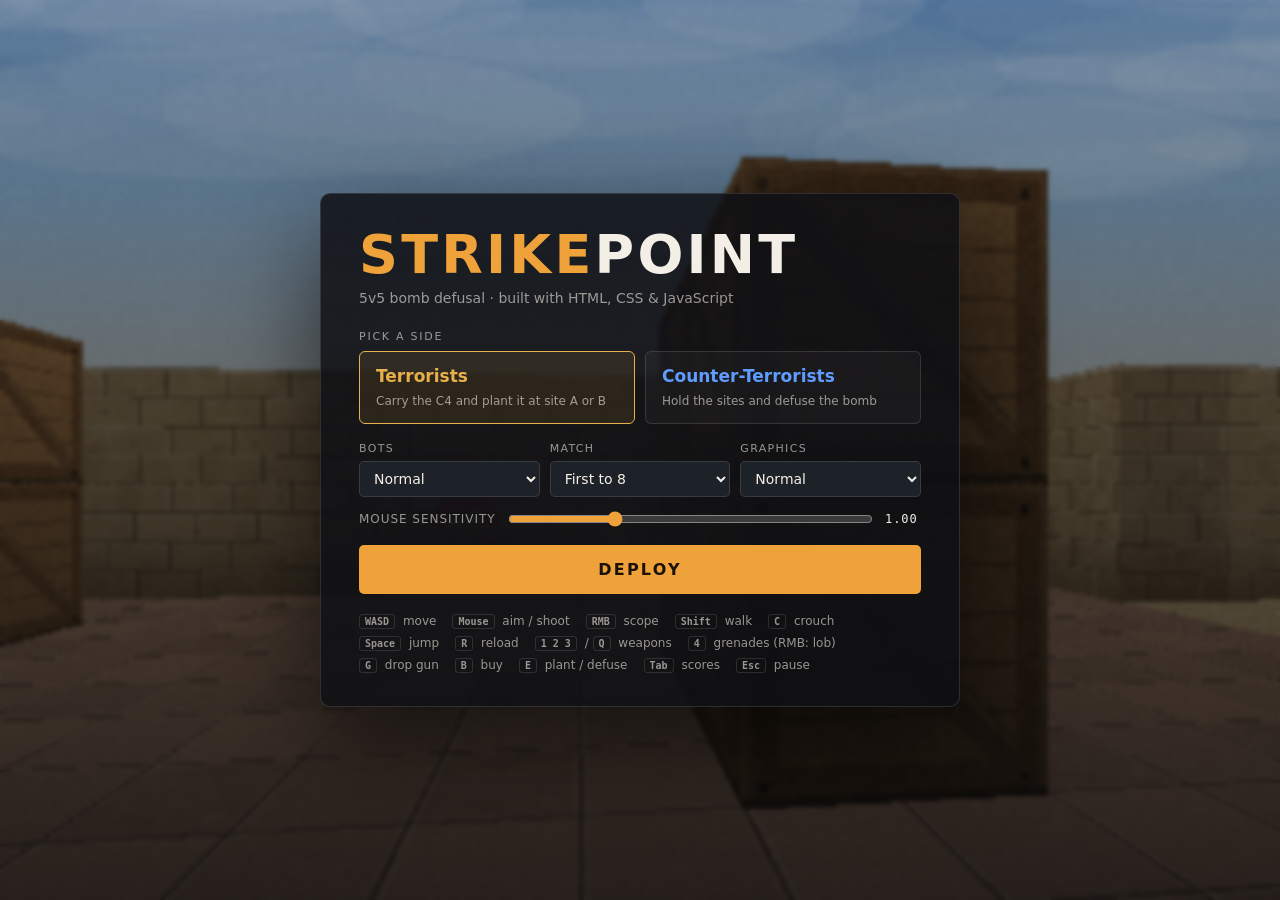
<file: old-raycaster/index.html>
<!DOCTYPE html>
<html lang="en">
<head>
  <meta charset="UTF-8">
  <meta name="viewport" content="width=device-width, initial-scale=1.0">
  <title>Strikepoint: 5v5 bomb defusal</title>
  <link rel="stylesheet" href="styles.css">
</head>
<body>
  <div id="game">
    <!-- 3D world (low-res raycaster, scaled up) + full-res overlay for the weapon -->
    <canvas id="view"></canvas>
    <canvas id="fx"></canvas>

    <div id="scope" class="hidden"><div class="scope-h"></div><div class="scope-v"></div></div>
    <div id="dmg-vignette"></div>
    <div id="flash"></div>

    <!-- ===== In-game HUD ===== -->
    <div id="hud" class="hidden">
      <div id="radar-box">
        <canvas id="radar" width="200" height="200"></canvas>
        <div id="location">T Spawn</div>
      </div>

      <div id="topbar">
        <div class="side t"><div class="alive" id="alive-t"></div><b id="score-t">0</b></div>
        <div id="timer-box">
          <div id="timer">1:55</div>
          <div id="round-label">Round 1</div>
        </div>
        <div class="side ct"><b id="score-ct">0</b><div class="alive" id="alive-ct"></div></div>
      </div>

      <div id="killfeed"></div>

      <div id="crosshair"><i class="l"></i><i class="r"></i><i class="t"></i><i class="b"></i></div>
      <div id="dmg-dir"><div class="arc"></div></div>

      <div id="center-msg"></div>
      <div id="sub-msg"></div>
      <div id="hint"></div>

      <div id="progress" class="hidden">
        <div id="progress-label">Planting the bomb</div>
        <div class="track"><div id="progress-fill"></div></div>
      </div>

      <div id="spectate" class="hidden"></div>

      <div id="vitals">
        <div class="vital hp"><span class="ico">+</span><b id="hp">100</b></div>
        <div class="vital armor"><span class="ico">&#9960;</span><b id="armor">0</b></div>
      </div>

      <div id="money-box">
        <div id="money">$800</div>
        <div id="money-pop"></div>
        <div id="buyzone">B &middot; Buy menu</div>
      </div>

      <div id="weapon-box">
        <div id="bomb-carried" class="hidden">C4</div>
        <div id="inventory"></div>
        <div id="ammo"><b id="ammo-mag">20</b><span id="ammo-res">/ 120</span></div>
        <div id="weapon-name">Glock-18</div>
      </div>
    </div>

    <!-- ===== Buy menu ===== -->
    <div id="buy" class="overlay hidden">
      <div class="panel buy-panel">
        <div class="panel-head">
          <h2>Buy menu</h2>
          <div id="buy-money">$800</div>
          <button class="ghost" id="buy-close">Close &middot; B</button>
        </div>
        <div id="buy-grid"></div>
        <p class="note">Press a number to open a category, then a number to buy (Backspace goes back), or just click. Buying only works in your spawn during buy time.</p>
      </div>
    </div>

    <!-- ===== Scoreboard (hold Tab) ===== -->
    <div id="scoreboard" class="hidden"></div>

    <!-- ===== Main menu ===== -->
    <div id="menu" class="overlay">
      <div class="menu-card">
        <div class="logo"><span>STRIKE</span>POINT</div>
        <p class="tagline">5v5 bomb defusal &middot; built with HTML, CSS &amp; JavaScript</p>

        <div class="label">Pick a side</div>
        <div class="teams">
          <button class="team-btn t selected" data-team="T">
            <b>Terrorists</b><small>Carry the C4 and plant it at site A or B</small>
          </button>
          <button class="team-btn ct" data-team="CT">
            <b>Counter-Terrorists</b><small>Hold the sites and defuse the bomb</small>
          </button>
        </div>

        <div class="options">
          <label>Bots
            <select id="opt-diff">
              <option value="0">Easy</option>
              <option value="1" selected>Normal</option>
              <option value="2">Hard</option>
            </select>
          </label>
          <label>Match
            <select id="opt-rounds">
              <option value="5">First to 5</option>
              <option value="8" selected>First to 8</option>
              <option value="13">First to 13</option>
            </select>
          </label>
          <label>Graphics
            <select id="opt-quality">
              <option value="320">Retro</option>
              <option value="480" selected>Normal</option>
              <option value="640">Sharp</option>
            </select>
          </label>
        </div>

        <label class="slider">Mouse sensitivity
          <input type="range" id="opt-sens" min="0.2" max="3" step="0.05" value="1">
          <output id="sens-val">1.00</output>
        </label>

        <button id="start-btn" class="primary">Deploy</button>

        <div class="controls">
          <span><kbd>WASD</kbd> move</span>
          <span><kbd>Mouse</kbd> aim / shoot</span>
          <span><kbd>RMB</kbd> scope</span>
          <span><kbd>Shift</kbd> walk</span>
          <span><kbd>C</kbd> crouch</span>
          <span><kbd>Space</kbd> jump</span>
          <span><kbd>R</kbd> reload</span>
          <span><kbd>1 2 3</kbd> / <kbd>Q</kbd> weapons</span>
          <span><kbd>4</kbd> grenades (RMB: lob)</span>
          <span><kbd>G</kbd> drop gun</span>
          <span><kbd>B</kbd> buy</span>
          <span><kbd>E</kbd> plant / defuse</span>
          <span><kbd>Tab</kbd> scores</span>
          <span><kbd>Esc</kbd> pause</span>
        </div>
      </div>
    </div>

    <!-- ===== Pause ===== -->
    <div id="pause" class="overlay hidden">
      <div class="panel small">
        <h2>Paused</h2>
        <button id="resume-btn" class="primary">Resume</button>
        <label class="slider">Mouse sensitivity
          <input type="range" id="pause-sens" min="0.2" max="3" step="0.05" value="1">
          <output id="pause-sens-val">1.00</output>
        </label>
        <button id="quit-btn" class="ghost">Quit to menu</button>
      </div>
    </div>

    <!-- ===== Match over ===== -->
    <div id="matchover" class="overlay hidden">
      <div class="panel">
        <h1 id="mo-title">Victory</h1>
        <p id="mo-sub"></p>
        <div id="mo-board"></div>
        <div class="row-btns">
          <button id="again-btn" class="primary">Play again</button>
          <button id="menu-btn" class="ghost">Main menu</button>
        </div>
      </div>
    </div>
  </div>

  <script src="script.js"></script>
</body>
</html>
</file>
<file: old-raycaster/styles.css>
/* ========= Strikepoint styles ========= */
:root {
  --t: #e8b04a;
  --ct: #5f9cff;
  --ink: #f3efe6;
  --dim: rgba(243, 239, 230, 0.6);
  --panel: rgba(12, 14, 17, 0.72);
  --panel-solid: #14171c;
  --line: rgba(255, 255, 255, 0.12);
  --accent: #f0a23a;
  --danger: #ff4b3a;
  --mono: ui-monospace, "SF Mono", "Cascadia Mono", Menlo, Consolas, monospace;
  --sans: "Segoe UI", system-ui, -apple-system, "Helvetica Neue", Arial, sans-serif;
}
* { box-sizing: border-box; margin: 0; padding: 0; }
html, body { width: 100%; height: 100%; overflow: hidden; background: #000; color: var(--ink); font-family: var(--sans); user-select: none; }
.hidden { display: none !important; }

#game { position: fixed; inset: 0; cursor: crosshair; }
#view, #fx { position: absolute; inset: 0; width: 100%; height: 100%; }
#view { image-rendering: pixelated; image-rendering: crisp-edges; }
#fx { pointer-events: none; }

/* ---------- full-screen effects ---------- */
#dmg-vignette { position: absolute; inset: 0; pointer-events: none; opacity: 0;
  background: radial-gradient(ellipse at center, transparent 45%, rgba(170, 0, 0, 0.55) 100%); }
#flash { position: absolute; inset: 0; pointer-events: none; opacity: 0; background: #fffdf6; }
#scope { position: absolute; inset: 0; pointer-events: none;
  background: radial-gradient(circle at center, transparent 0 34vmin, rgba(0, 0, 0, 0.6) 34.3vmin, #000 35vmin); }
#scope .scope-h, #scope .scope-v { position: absolute; background: #000; }
#scope .scope-h { left: 0; right: 0; top: 50%; height: 2px; transform: translateY(-1px); }
#scope .scope-v { top: 0; bottom: 0; left: 50%; width: 2px; transform: translateX(-1px); }

/* ---------- HUD ---------- */
#hud { position: absolute; inset: 0; pointer-events: none; text-shadow: 0 1px 2px rgba(0, 0, 0, 0.8); }

#radar-box { position: absolute; top: 14px; left: 14px; width: 180px; }
#radar { width: 180px; height: 180px; display: block; }
#location { margin-top: 6px; text-align: center; font-size: 13px; letter-spacing: 0.08em; text-transform: uppercase; color: var(--dim); }

#topbar { position: absolute; top: 12px; left: 50%; transform: translateX(-50%); display: flex; align-items: stretch; gap: 4px; }
#topbar .side { display: flex; align-items: center; gap: 10px; padding: 6px 14px; background: var(--panel); border-radius: 4px; }
#topbar .side b { font: 700 26px/1 var(--mono); min-width: 28px; text-align: center; }
#topbar .side.t b { color: var(--t); }
#topbar .side.ct b { color: var(--ct); }
.alive { display: flex; gap: 3px; }
.alive i { width: 7px; height: 20px; border-radius: 2px; background: currentColor; display: block; }
.side.t .alive i { color: var(--t); }
.side.ct .alive i { color: var(--ct); }
.alive i.me { outline: 1px solid #fff; outline-offset: 1px; }
.alive i.dead { opacity: 0.18; }
#timer-box { padding: 6px 16px; background: var(--panel); border-radius: 4px; text-align: center; min-width: 96px; }
#timer { font: 700 24px/1 var(--mono); }
#timer.bomb { color: var(--danger); }
#round-label { font-size: 10px; letter-spacing: 0.14em; text-transform: uppercase; color: var(--dim); margin-top: 3px; }

#killfeed { position: absolute; top: 14px; right: 14px; display: flex; flex-direction: column; align-items: flex-end; gap: 4px; }
.kf { display: flex; align-items: center; gap: 8px; padding: 5px 10px; font-size: 14px; background: rgba(0, 0, 0, 0.55); border-radius: 3px; transition: opacity 0.8s; }
.kf.mine { box-shadow: inset 0 0 0 1px rgba(255, 75, 58, 0.85); background: rgba(40, 0, 0, 0.55); }
.kf.fade { opacity: 0; }
.kf .t { color: var(--t); font-weight: 600; }
.kf .ct { color: var(--ct); font-weight: 600; }
.kf em { font-style: normal; font-size: 12px; color: var(--dim); }
.kf .hs { color: #fff; background: var(--danger); padding: 0 4px; border-radius: 2px; font-size: 10px; }

#crosshair { --gap: 4px; --len: 8px; --th: 2px; --col: #4cff6a;
  position: absolute; left: 50%; top: 50%; width: 0; height: 0; }
#crosshair i { position: absolute; background: var(--col); box-shadow: 0 0 0 1px rgba(0, 0, 0, 0.7); }
#crosshair .l, #crosshair .r { width: var(--len); height: var(--th); top: calc(var(--th) / -2); }
#crosshair .t, #crosshair .b { height: var(--len); width: var(--th); left: calc(var(--th) / -2); }
#crosshair .l { right: var(--gap); }
#crosshair .r { left: var(--gap); }
#crosshair .t { bottom: var(--gap); }
#crosshair .b { top: var(--gap); }

#dmg-dir { position: absolute; left: 50%; top: 50%; width: 240px; height: 240px; opacity: 0; transform: translate(-50%, -50%); }
#dmg-dir .arc { position: absolute; inset: 0; border-radius: 50%; border: 6px solid transparent; border-top-color: rgba(255, 40, 30, 0.85); filter: blur(1px); }

#center-msg { position: absolute; top: 24%; width: 100%; text-align: center; font-size: 40px; font-weight: 800; letter-spacing: 0.04em; text-transform: uppercase; }
#center-msg.t { color: var(--t); }
#center-msg.ct { color: var(--ct); }
#sub-msg { position: absolute; top: calc(24% + 52px); width: 100%; text-align: center; font-size: 16px; color: var(--dim); }
#hint { position: absolute; bottom: 120px; width: 100%; text-align: center; font-size: 15px; color: #ffe2a8; }

#progress { position: absolute; left: 50%; top: 62%; transform: translateX(-50%); width: 300px; text-align: center; }
#progress-label { font-size: 13px; letter-spacing: 0.1em; text-transform: uppercase; margin-bottom: 6px; }
#progress .track { height: 8px; background: rgba(0, 0, 0, 0.6); border: 1px solid var(--line); border-radius: 4px; overflow: hidden; }
#progress-fill { height: 100%; width: 0; background: linear-gradient(90deg, var(--accent), #ffd27a); }

#spectate { position: absolute; bottom: 160px; width: 100%; text-align: center; font-size: 18px; }

#vitals { position: absolute; left: 14px; bottom: 14px; display: flex; gap: 6px; }
.vital { display: flex; align-items: center; gap: 10px; padding: 8px 16px; background: var(--panel); border-radius: 4px; }
.vital .ico { font: 700 22px/1 var(--mono); color: var(--dim); }
.vital b { font: 700 34px/1 var(--mono); min-width: 64px; }
#vitals.low .hp b { color: var(--danger); animation: pulse 0.8s infinite; }
@keyframes pulse { 50% { opacity: 0.45; } }

#money-box { position: absolute; left: 14px; bottom: 76px; }
#money { font: 700 22px/1 var(--mono); color: #8fe38a; padding: 6px 12px; background: var(--panel); border-radius: 4px; display: inline-block; }
#money-pop { position: absolute; left: 100%; top: 4px; margin-left: 8px; font: 700 16px var(--mono); color: #8fe38a; opacity: 0; white-space: nowrap; }
#money-pop.show { animation: pop 1.6s ease-out; }
@keyframes pop { 0% { opacity: 1; transform: translateY(0); } 100% { opacity: 0; transform: translateY(-18px); } }
#buyzone { margin-top: 4px; font-size: 11px; letter-spacing: 0.12em; text-transform: uppercase; color: var(--accent); }

#weapon-box { position: absolute; right: 14px; bottom: 14px; text-align: right; }
#inventory { display: flex; flex-direction: column; align-items: flex-end; gap: 3px; margin-bottom: 8px; }
#inventory span { font-size: 13px; color: var(--dim); padding: 3px 8px; border-radius: 3px; }
#inventory span.on { color: var(--ink); background: rgba(255, 255, 255, 0.08); }
#inventory b { color: var(--accent); }
#inventory kbd, .buy-item kbd, .controls kbd { font: 600 10px var(--mono); padding: 1px 5px; margin-right: 6px; border: 1px solid var(--line); border-radius: 3px; color: var(--dim); }
#ammo { display: inline-flex; align-items: baseline; gap: 6px; padding: 8px 16px; background: var(--panel); border-radius: 4px; }
#ammo b { font: 700 34px/1 var(--mono); }
#ammo span { font: 600 18px var(--mono); color: var(--dim); }
#ammo.low b { color: var(--danger); }
#weapon-name { margin-top: 4px; font-size: 12px; letter-spacing: 0.12em; text-transform: uppercase; color: var(--dim); }
#bomb-carried { display: inline-block; margin-bottom: 8px; padding: 3px 10px; font: 700 13px var(--mono); color: #1a1208; background: var(--accent); border-radius: 3px; }

/* ---------- panels & overlays ---------- */
.overlay { position: absolute; inset: 0; display: flex; align-items: center; justify-content: center; background: rgba(5, 6, 8, 0.55); backdrop-filter: blur(2px); cursor: default; }
.panel { background: var(--panel-solid); border: 1px solid var(--line); border-radius: 8px; padding: 26px 30px; min-width: 360px; max-width: 92vw; box-shadow: 0 30px 80px rgba(0, 0, 0, 0.5); }
.panel.small { width: 360px; display: flex; flex-direction: column; gap: 14px; }
.panel h1 { font-size: 46px; letter-spacing: 0.04em; text-transform: uppercase; text-align: center; }
.panel h1.win { color: #8fe38a; }
.panel h1.lose { color: var(--danger); }
.panel h2 { font-size: 20px; letter-spacing: 0.1em; text-transform: uppercase; }
.panel p { color: var(--dim); text-align: center; margin: 6px 0 18px; }

button { font: inherit; color: inherit; cursor: pointer; border: 0; background: none; }
button.primary { padding: 13px 22px; font-weight: 700; letter-spacing: 0.14em; text-transform: uppercase; color: #1a1208; background: var(--accent); border-radius: 5px; transition: transform 0.1s, filter 0.15s; }
button.primary:hover { filter: brightness(1.1); transform: translateY(-1px); }
button.ghost { padding: 10px 18px; border: 1px solid var(--line); border-radius: 5px; color: var(--dim); }
button.ghost:hover { color: var(--ink); border-color: rgba(255, 255, 255, 0.3); }
.row-btns { display: flex; gap: 10px; justify-content: center; margin-top: 20px; }

/* main menu */
#menu { background: linear-gradient(180deg, rgba(5, 6, 8, 0.25), rgba(5, 6, 8, 0.8)); }
.menu-card { width: min(640px, 94vw); padding: 34px 38px; background: rgba(14, 16, 20, 0.86); border: 1px solid var(--line); border-radius: 10px; box-shadow: 0 40px 100px rgba(0, 0, 0, 0.6); }
.logo { font-size: 54px; font-weight: 900; letter-spacing: 0.06em; line-height: 1; }
.logo span { color: var(--accent); }
.tagline { color: var(--dim); margin: 8px 0 24px; font-size: 14px; }
.label { font-size: 11px; letter-spacing: 0.16em; text-transform: uppercase; color: var(--dim); margin-bottom: 8px; }
.teams { display: grid; grid-template-columns: 1fr 1fr; gap: 10px; margin-bottom: 18px; }
.team-btn { text-align: left; padding: 14px 16px; border: 1px solid var(--line); border-radius: 6px; background: rgba(255, 255, 255, 0.03); transition: border-color 0.15s, background 0.15s; }
.team-btn b { display: block; font-size: 17px; margin-bottom: 4px; }
.team-btn small { color: var(--dim); font-size: 12px; }
.team-btn.t b { color: var(--t); }
.team-btn.ct b { color: var(--ct); }
.team-btn.t.selected { border-color: var(--t); background: rgba(232, 176, 74, 0.1); }
.team-btn.ct.selected { border-color: var(--ct); background: rgba(95, 156, 255, 0.1); }
.options { display: grid; grid-template-columns: repeat(3, 1fr); gap: 10px; margin-bottom: 14px; }
.options label { display: flex; flex-direction: column; gap: 6px; font-size: 11px; letter-spacing: 0.12em; text-transform: uppercase; color: var(--dim); }
select { font: 14px var(--sans); color: var(--ink); background: #1d2128; border: 1px solid var(--line); border-radius: 5px; padding: 8px 10px; }
.slider { display: flex; align-items: center; gap: 12px; font-size: 12px; letter-spacing: 0.08em; text-transform: uppercase; color: var(--dim); margin-bottom: 18px; }
.slider input { flex: 1; accent-color: var(--accent); }
.slider output { font-family: var(--mono); color: var(--ink); min-width: 36px; }
#start-btn { width: 100%; font-size: 16px; padding: 15px; }
.controls { display: flex; flex-wrap: wrap; gap: 8px 16px; margin-top: 20px; font-size: 12px; color: var(--dim); }
.controls kbd { margin-right: 4px; }

/* buy menu */
.buy-panel { width: min(1060px, 96vw); }
.panel-head { display: flex; align-items: center; gap: 16px; margin-bottom: 18px; }
.panel-head h2 { flex: 1; }
#buy-money { font: 700 22px var(--mono); color: #8fe38a; }
#buy-grid { display: grid; grid-template-columns: repeat(5, 1fr); gap: 12px; }
.buy-cat h3 { font-size: 11px; letter-spacing: 0.16em; text-transform: uppercase; color: var(--dim); margin-bottom: 8px; }
.buy-cat h3 kbd { font: 600 10px var(--mono); padding: 1px 5px; margin-right: 6px; border: 1px solid var(--line); border-radius: 3px; }
.buy-cat.open h3 { color: var(--accent); }
.buy-cat.open h3 kbd { border-color: var(--accent); color: var(--accent); }
.buy-cat.open .buy-item { border-color: rgba(240, 162, 58, 0.45); }
.buy-item kbd:empty { display: none; }
.buy-item { display: grid; grid-template-columns: auto 1fr; grid-template-rows: auto auto auto; column-gap: 4px; width: 100%; text-align: left; padding: 10px 12px; margin-bottom: 8px; background: rgba(255, 255, 255, 0.04); border: 1px solid var(--line); border-radius: 6px; transition: background 0.12s, border-color 0.12s; }
.buy-item:hover { background: rgba(240, 162, 58, 0.12); border-color: var(--accent); }
.buy-item kbd { grid-row: 1; align-self: center; }
.buy-item b { grid-row: 1; font-size: 15px; }
.buy-item small { grid-column: 1 / 3; color: var(--dim); font-size: 11px; margin-top: 3px; }
.buy-item span { grid-column: 1 / 3; font: 700 14px var(--mono); color: #8fe38a; margin-top: 6px; }
.buy-item.poor { opacity: 0.45; }
.buy-item.poor span { color: var(--danger); }
.buy-item.owned span { color: var(--dim); }
.note { font-size: 12px; margin: 14px 0 0 !important; }

/* scoreboard */
#scoreboard, #mo-board { display: grid; grid-template-columns: 1fr 1fr; gap: 14px; }
#scoreboard { position: absolute; left: 50%; top: 50%; transform: translate(-50%, -50%); width: min(820px, 94vw); padding: 20px; background: rgba(12, 14, 17, 0.9); border: 1px solid var(--line); border-radius: 8px; }
.sb-head { display: flex; justify-content: space-between; align-items: baseline; padding-bottom: 8px; margin-bottom: 6px; border-bottom: 2px solid currentColor; }
.sb-head span { font: 700 26px var(--mono); }
.sb-team.t .sb-head { color: var(--t); }
.sb-team.ct .sb-head { color: var(--ct); }
.sb-team table { width: 100%; border-collapse: collapse; font-size: 14px; }
.sb-team th { text-align: left; font-size: 10px; letter-spacing: 0.14em; text-transform: uppercase; color: var(--dim); font-weight: 500; padding: 4px 6px; }
.sb-team td { padding: 6px; border-bottom: 1px solid rgba(255, 255, 255, 0.05); font-family: var(--mono); }
.sb-team td:first-child { font-family: var(--sans); }
.sb-team tr.me td { color: #fff; background: rgba(255, 255, 255, 0.06); font-weight: 700; }
.sb-team tr.dead td { opacity: 0.4; }
#mo-board { width: min(780px, 90vw); margin-top: 6px; }

@media (max-width: 700px) {
  .options { grid-template-columns: 1fr; }
  #buy-grid { grid-template-columns: repeat(2, 1fr); }
  .logo { font-size: 40px; }
}
</file>
